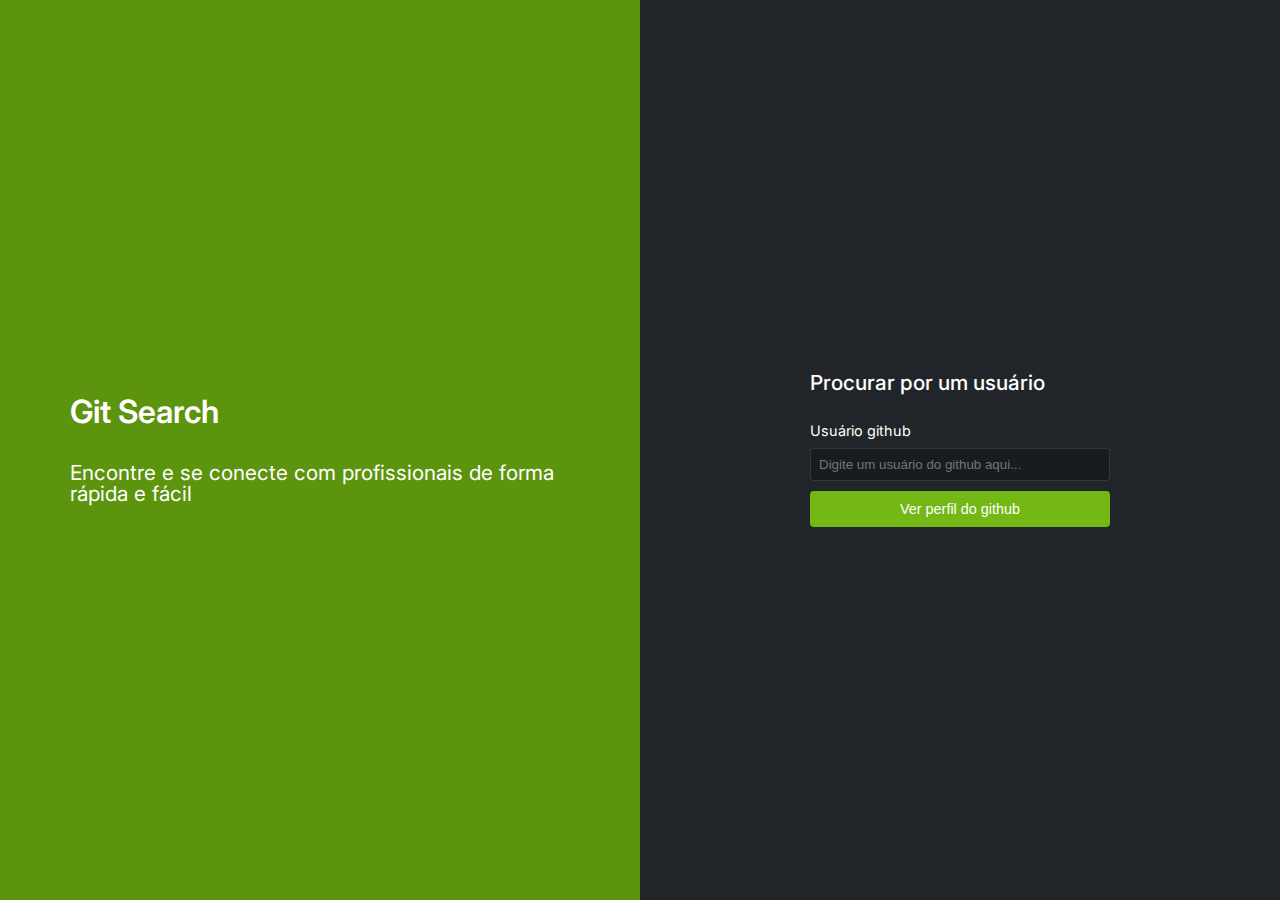
<file: index.html>
<!DOCTYPE html>
<html lang="pt-br">
	<head>
		<meta charset="UTF-8" />
		<meta http-equiv="X-UA-Compatible" content="IE=edge" />
		<meta name="viewport" content="width=device-width, initial-scale=1.0" />

		<!-- FONTES -->
		<link rel="preconnect" href="https://fonts.googleapis.com" />
		<link rel="preconnect" href="https://fonts.gstatic.com" crossorigin />
		<link
		href="https://fonts.googleapis.com/css2?family=Inter:wght@100;200;300;400;500;600;700;800;900&display=swap"
		rel="stylesheet" />

		<!-- CSS -->
		<link rel="stylesheet" href="./src/styles/reset.css" />
		<link rel="stylesheet" href="./src/styles/globalStyles.css" />
		<link rel="stylesheet" href="./src/styles/main.css" />
		<link rel="stylesheet" href="./src/styles/section.css" />
		<link rel="stylesheet" href="./src/styles/button.css" />

		<title>Git Search</title>
	</head>
	<body>
		<main class="index">
		<section class="index__section-first">
			<div class="index__div">
				<h3>Git Search</h3>
				<p>Encontre e se conecte com profissionais de forma rápida e fácil</p>
			</div>
		</section>
		<section class="index__section-second">
			<form>
				<h4>Procurar por um usuário</h4>
				<p>Usuário github</p>
				<input
				class="index__input"
				type="text"
				placeholder="Digite um usuário do github aqui..." />
				<button type="button" class="index__button">
				Ver perfil do github
				</button>
			</form>
		</section>
		</main>
	</body>
	<script type="module" src="./src/scripts/index.js"></script>
</html>
</file>
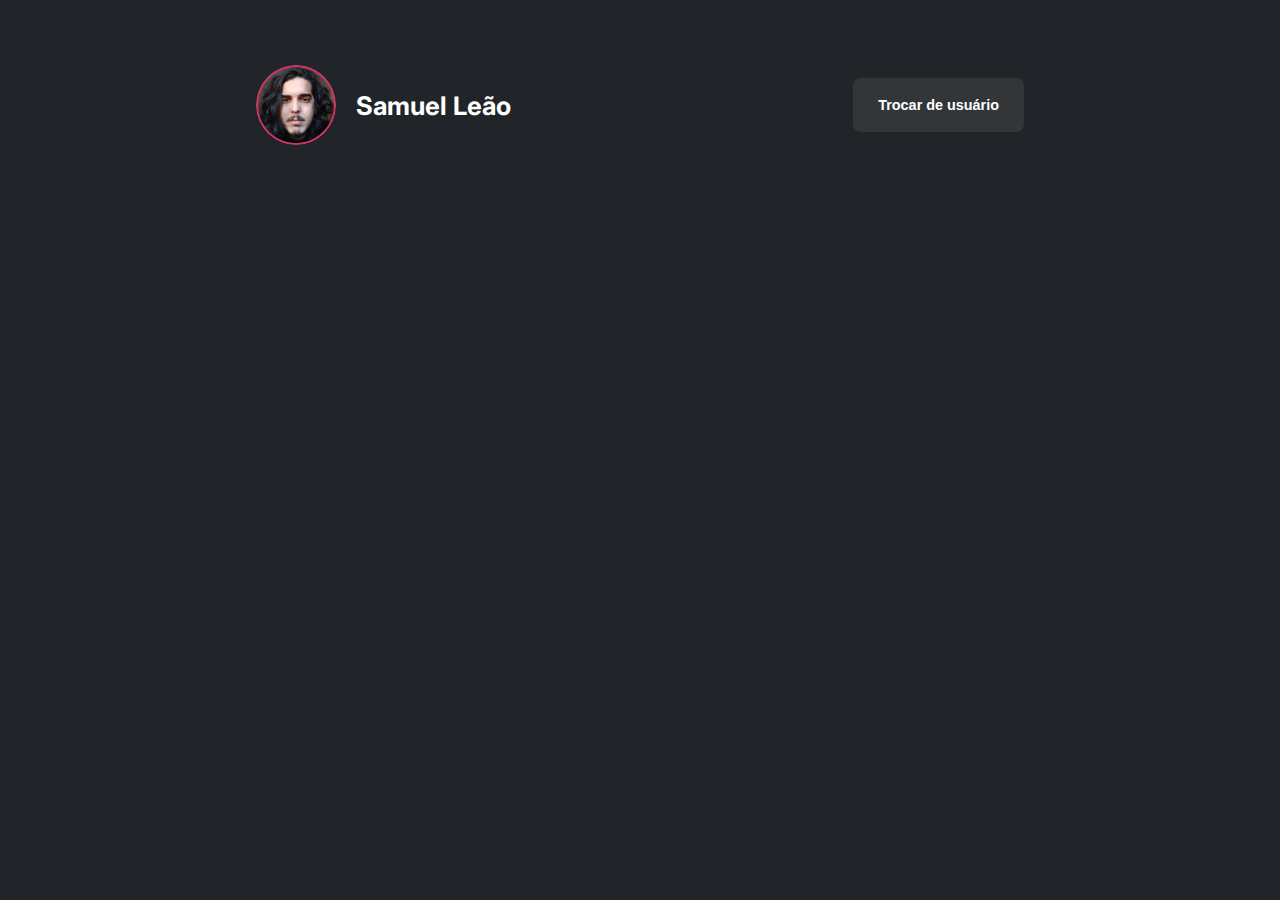
<file: src/pages/profile.html>
<!DOCTYPE html>
<html lang="en">
  <head>
    <meta charset="UTF-8" />
    <meta http-equiv="X-UA-Compatible" content="IE=edge" />
    <meta name="viewport" content="width=device-width, initial-scale=1.0" />
		
    <!-- FONTES -->
    <link rel="preconnect" href="https://fonts.googleapis.com" />
    <link rel="preconnect" href="https://fonts.gstatic.com" crossorigin />
    <link
      href="https://fonts.googleapis.com/css2?family=Inter:wght@100;200;300;400;500;600;700;800;900&display=swap"
      rel="stylesheet" />
			
    <!-- CSS -->
    <link rel="stylesheet" href="../styles/reset.css" />
    <link rel="stylesheet" href="../styles/globalStyles.css" />
    <link rel="stylesheet" href="../styles/header.css" />
    <link rel="stylesheet" href="../styles/main.css" />
    <link rel="stylesheet" href="../styles/section.css" />
    <link rel="stylesheet" href="../styles/button.css" />
    <link rel="stylesheet" href="../styles/ul.css" />
    <link rel="stylesheet" href="../styles/a.css" />
		
    <title>Git Search - User Profile</title>
  </head>
  <body class="profile__body">
    <header class="profile__header">
      <div class="profile_div">
        <img src="../assets/userImage.png" alt="user" />
        <p class="name-header">Samuel Leão</p>
      </div>
      <button class="trade-user">Trocar de usuário</button>
    </header>
    <main class="profile__main">
      <ul class="profile__ul">
        <!-- <li>
          <h4>Project Module 2 - Kenzie Academy Brasil</h4>
          <p>
            Lorem ipsum dolor sit amet, consectetur adipisicing elit. Et nostrum
            consequatur expedita officiis, dolorum aut, alias neque dolor
            tempore enim ad inventore rerum, nam architecto a nihil perspiciatis
            deleniti reiciendis?
          </p>
          <a href="#" target="_blank">Repositório</a>
        </li>
        <li>
          <h4>Project Module 2 - Kenzie Academy Brasil</h4>
          <p>
            Lorem ipsum dolor sit amet, consectetur adipisicing elit. Et nostrum
            consequatur expedita officiis, dolorum aut, alias neque dolor
            tempore enim ad inventore rerum, nam architecto a nihil perspiciatis
            deleniti reiciendis?
          </p>
          <a href="#" target="_blank">Repositório</a>
        </li>
        <li>
          <h4>Project Module 2 - Kenzie Academy Brasil</h4>
          <p>
            Lorem ipsum dolor sit amet, consectetur adipisicing elit. Et nostrum
            consequatur expedita officiis, dolorum aut, alias neque dolor
            tempore enim ad inventore rerum, nam architecto a nihil perspiciatis
            deleniti reiciendis?
          </p>
          <a href="#" target="_blank">Repositório</a>
        </li>
        <li>
          <h4>Project Module 2 - Kenzie Academy Brasil</h4>
          <p>
            Lorem ipsum dolor sit amet, consectetur adipisicing elit. Et nostrum
            consequatur expedita officiis, dolorum aut, alias neque dolor
            tempore enim ad inventore rerum, nam architecto a nihil perspiciatis
            deleniti reiciendis?
          </p>
          <a href="#" target="_blank">Repositório</a>
        </li>
        <li>
          <h4>Project Module 2 - Kenzie Academy Brasil</h4>
          <p>
            Lorem ipsum dolor sit amet, consectetur adipisicing elit. Et nostrum
            consequatur expedita officiis, dolorum aut, alias neque dolor
            tempore enim ad inventore rerum, nam architecto a nihil perspiciatis
            deleniti reiciendis?
          </p>
          <a href="#" target="_blank">Repositório</a>
        </li> -->
      </ul>
    </main>
  </body>
  <script type="module" src="../scripts/profile.js"></script>
</html>
</file>
<file: src/styles/globalStyles.css>
:root {
  --color-brand-1: #5c940d;
  --color-brand-2: #74b816;
  --color-grey-1: #191c1f;
  --color-grey-2: #212529;
  --color-grey-3: #33363a;
  --color-grey-4: #373b3e;
  --color-grey-6: #a6a8a9;
  --color-grey-7: #ffffff;
  --color-alert: #94d82d;
  --font-primary: "Inter", sans-serif;
  font-family: var(--font-primary);
  line-height: 150%;
}

body {
	min-width: 100dvw;
	min-height: 100dvh;
}

.profile__body {
	display: flex;
	flex-direction: column;
	align-items: center;
	background-color: var(--color-grey-2);
	gap: 40px;
}
</file>
<file: src/styles/main.css>
.index,
.error {
	display: flex;
	flex-direction: column;
	min-width: 100dvw;
	min-height: 100dvh;
}

.index__input:focus{
	color: var(--color-grey-7);
}

.error {
	background-color: var(--color-grey-2);
}

.profile__main {
	width: 80%;
}

@media (min-width: 768px) {
	.index,
	.error {
		flex-direction: row;
	}
}
</file>
<file: src/styles/section.css>
.index__section-first,
.index__section-second,
.error__section-first,
.error__section-second {
	display: flex;
	justify-content: center;
	padding: 0 2rem;
	height: 50dvh;
}

.index__section-first {
	background-color: var(--color-brand-1);
}

.index__div,
.error__div-first {
	display: flex;
	flex-direction: column;
	justify-content: center;
	gap: 35px;
	max-width: 500px;
	width: 100%;
}

.index__section-first h3 {
	font-size: 2rem;
	font-weight: 600;
	color: var(--color-grey-7);
}

.index__section-first p,
.error__section-first p {
	font-size: 1.3rem;
	font-weight: 400;
	color: var(--color-grey-7);
}

.index__section-second {
	background-color: var(--color-grey-2);
}

.index__section-second form {
	display: flex;
	flex-direction: column;
	justify-content: center;
	max-width: 300px;
	width: 100%;
	gap: 10px;
}

.index__section-second form h4 {
	font-size: 1.3rem;
	font-weight: 500;
	color: var(--color-grey-7);
	margin-bottom: 20px;
}

.index__section-second form p {
	font-size: 0.9rem;
	font-family: 500;
	color: var(--color-grey-7);
}

.index__section-second form input {
  background-color: var(--color-grey-1);
  border: 1px solid rgba(255, 255, 255, 0.12);
  border-radius: 4px;
  padding: 8px;
}

.error__section-first h3 {
  font-size: 2.4rem;
  font-weight: 700;
  line-height: 50px;
  color: var(--color-grey-7);
}

@media (min-width: 768px) {
  .index__section-first,
  .index__section-second,
  .error__section-first,
  .error__section-second {
    height: 100svh;
    width: 100svw;
  }
}
</file>
<file: src/styles/button.css>
.index__section-second form button,
.error__section-first button {
	background-color: var(--color-brand-2);
	font-size: 0.9rem;
	border-radius: 4px;
	padding: 10px;
	border: none;
	color: var(--color-grey-7);
cursor: pointer;
}

.error__section-first button {
	padding: 20px;
font-size: 1.1rem;
}

.index__section-second form button:hover,
.error__section-first button:hover {
	background-color: var(--color-brand-1);
}

.profile__header button {
	font-size: 0.9rem;
	font-weight: 600;
	padding: 19px 25px;
	border-radius: 8px;
	width: 100%;
	max-width: 300px;
	border: none;
	background: rgba(255, 255, 255, 0.08);
	color: var(--color-grey-7);
	cursor: pointer;
}

.profile__header button:hover {
background: var(--color-grey-1);
}

@media (min-width: 768px) {
.profile__header button {
	width: auto;
}
}
</file>
<file: src/styles/header.css>
.profile__header {
	display: flex;
	flex-direction: column;
	width: 60%;
	height: 210px;
	gap: 20px;
	margin: 0 auto;
	align-items: center;
justify-content: center;
}

.profile_div {
	display: flex;
	align-items: center;
	justify-content: center;
	gap: 20px;
}

.profile_div > img{
	max-width: 150px;
	max-height: 150px;
	border-radius: 50%;
}

.profile_div p {
	font-size: 1.6rem;
	font-weight: 700;
	line-height: 29px;
	color: var(--color-grey-7);
}

@media (min-width: 768px) {
	.profile__header {
		flex-direction: row;
		justify-content: space-between;
	}
}
</file>
<file: src/styles/ul.css>
.profile__ul {
	display: flex;
	justify-content: center;
	gap: 20px;
	width: 80%;
	margin: 0 auto;
	flex-wrap: wrap;
	
}

.profile__ul li {
  display: flex;
  flex-direction: column;
  gap: 20px;
  padding: 35px;
  border: 2px solid rgba(255, 255, 255, 0.6);
  border-radius: 8px;
  min-width: 320px;
}
.profile__ul li h4 {
  font-size: 1.2rem;
  font-weight: 500;
  line-height: 24px;
  color: var(--color-grey-7);
	overflow: hidden;
}

.profile__ul li p {
  font-size: 0.9rem;
  font-weight: 400;
  line-height: 150%;
  color: rgba(255, 255, 255, 0.6);
  overflow: hidden;
  text-overflow: ellipsis;
  display: -webkit-box;
  -webkit-line-clamp: 3;
  -webkit-box-orient: vertical;
}

@media (min-width: 768px) {
  .profile__ul {
    align-items: flex-start;
    justify-content: space-between;
  }
	.profile__ul li {
		max-width: 320px;
		flex-direction: row;
		justify-content: space-between;
		flex-wrap: wrap;
	}
}
</file>
<file: src/styles/a.css>
.profile__ul li a {
  width: 35%;
  min-width: 100px;
  border-radius: 4px;
  border: 1px solid var(--color-brand-2);
  background-color: var(--color-brand-2);
  color: var(--color-grey-7);
  padding: 8px;
  cursor: pointer;
  text-align: center;
  text-decoration: none;
}

.profile__ul li a:hover {
  background-color: var(--color-brand-1);
}
</file>
